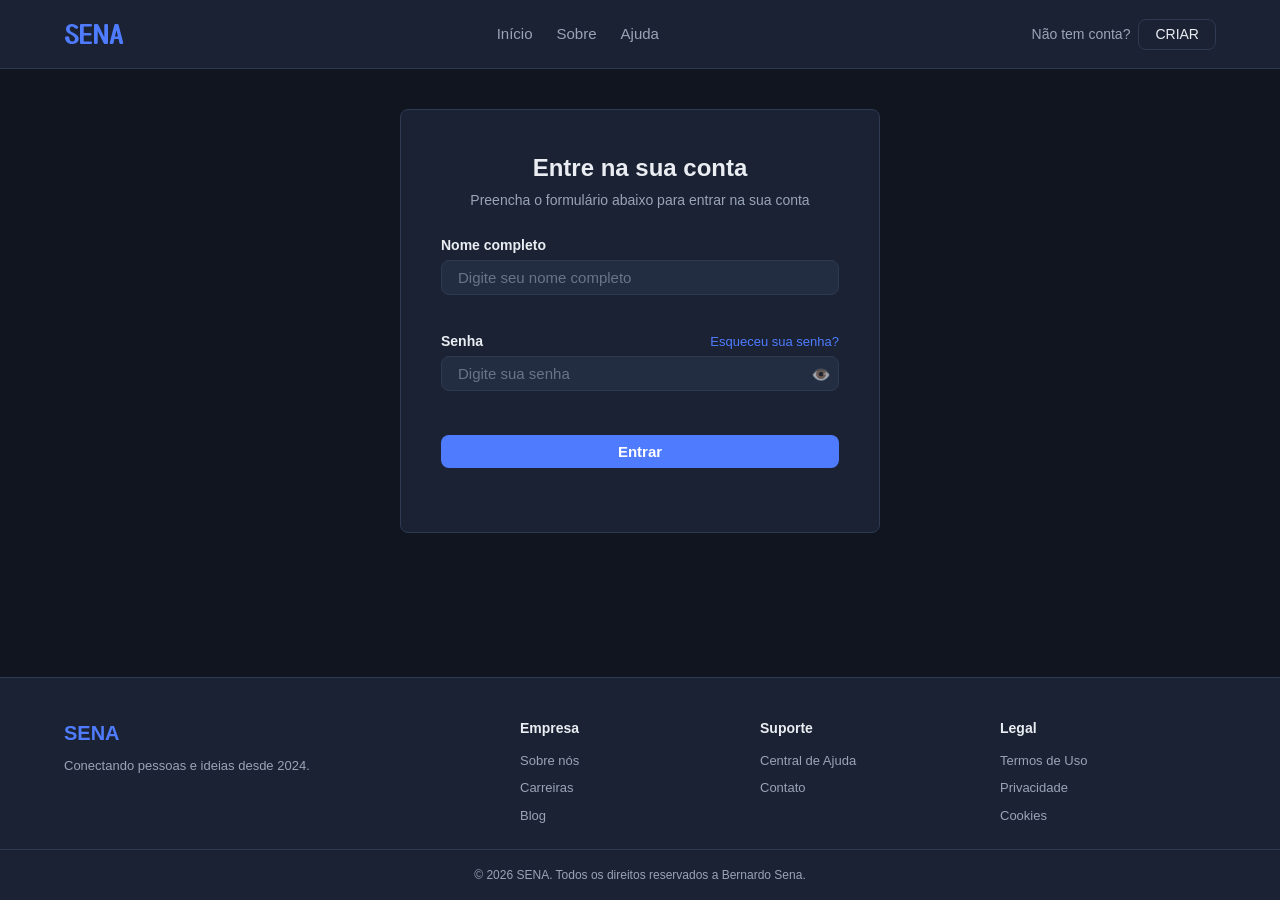
<file: login/login/index.html>
<!DOCTYPE html>
<html lang="pt-BR">
<head>
  <meta charset="UTF-8">
  <meta name="viewport" content="width=device-width, initial-scale=1.0">
  <title>Login | SENA</title>
  <link rel="preconnect" href="https://fonts.googleapis.com">
  <link rel="preconnect" href="https://fonts.gstatic.com" crossorigin>
  <link href="https://fonts.googleapis.com/css2?family=Yusei+Magic&display=swap" rel="stylesheet">
  <link rel="stylesheet" href="style.css">
</head>
<body>

  <!-- ========== CABEÇALHO ========== -->
  <header class="header">
    <div class="header__container">
      <a href="/" class="header__logo" aria-label="Página inicial">
        <span class="header__logo-icon">SENA</span>
      </a>

      <nav class="header__nav" aria-label="Navegação principal">
        <a href="#" class="header__nav-link">Início</a>
        <a href="#" class="header__nav-link">Sobre</a>
        <a href="#" class="header__nav-link">Ajuda</a>
      </nav>

      <div class="header__actions">
        <span class="header__text">Não tem conta?</span>
        <a href="#" class="header__login-btn">CRIAR</a>
      </div>
    </div>
  </header>

  <!-- ========== CONTEÚDO PRINCIPAL ========== -->
  <main class="main">
    <div class="register-card">

      <div class="register-card__intro">
        <h1 class="register-card__title">Entre na sua conta</h1>
        <p class="register-card__description">Preencha o formulário abaixo para entrar na sua conta</p>
      </div>

      <form id="loginForm" class="form" novalidate>

        <!-- Campo de nome -->
        <div class="form__group">
          <label for="username" class="form__label">Nome completo</label>
          <input
            type="text"
            id="username"
            name="username"
            class="form__input"
            placeholder="Digite seu nome completo"
            autocomplete="name"
            required
          >
          <span class="form__error" id="usernameError"></span>
        </div>

        <!-- Campo de senha -->
        <div class="form__group">
          <div class="form__label-row">
            <label for="password" class="form__label">Senha</label>
            <a href="#" class="register-card__link">Esqueceu sua senha?</a>
          </div>

          <div class="form__password-wrapper">
            <input
              type="password"
              id="password"
              name="password"
              class="form__input form__input--password"
              placeholder="Digite sua senha"
              autocomplete="current-password"
              required
            >
            <button type="button" class="form__toggle-password" id="togglePassword" aria-label="Mostrar senha">
              <span class="form__toggle-password-icon">👁️</span>
            </button>
          </div>
          <span class="form__error" id="passwordError"></span>
        </div>

        <button type="submit" class="form__submit" id="submitBtn">
          Entrar
        </button>

        <div class="form__feedback" id="formFeedback" role="status" aria-live="polite"></div>

      </form>
    </div>
  </main>

  <!-- ========== RODAPÉ ========== -->
  <footer class="footer">
    <div class="footer__container">

      <div class="footer__column">
        <h3 class="footer__heading">SENA</h3>
        <p class="footer__text">Conectando pessoas e ideias desde 2024.</p>
      </div>

      <div class="footer__column">
        <h4 class="footer__subheading">Empresa</h4>
        <a href="#" class="footer__link">Sobre nós</a>
        <a href="#" class="footer__link">Carreiras</a>
        <a href="#" class="footer__link">Blog</a>
      </div>

      <div class="footer__column">
        <h4 class="footer__subheading">Suporte</h4>
        <a href="#" class="footer__link">Central de Ajuda</a>
        <a href="#" class="footer__link">Contato</a>
      </div>

      <div class="footer__column">
        <h4 class="footer__subheading">Legal</h4>
        <a href="#" class="footer__link">Termos de Uso</a>
        <a href="#" class="footer__link">Privacidade</a>
        <a href="#" class="footer__link">Cookies</a>
      </div>

    </div>

    <div class="footer__bottom">
      <p>&copy; 2026 SENA. Todos os direitos reservados a Bernardo Sena.</p>
    </div>
  </footer>

  <script src="script.js"></script>
</body>
</html>
</file>
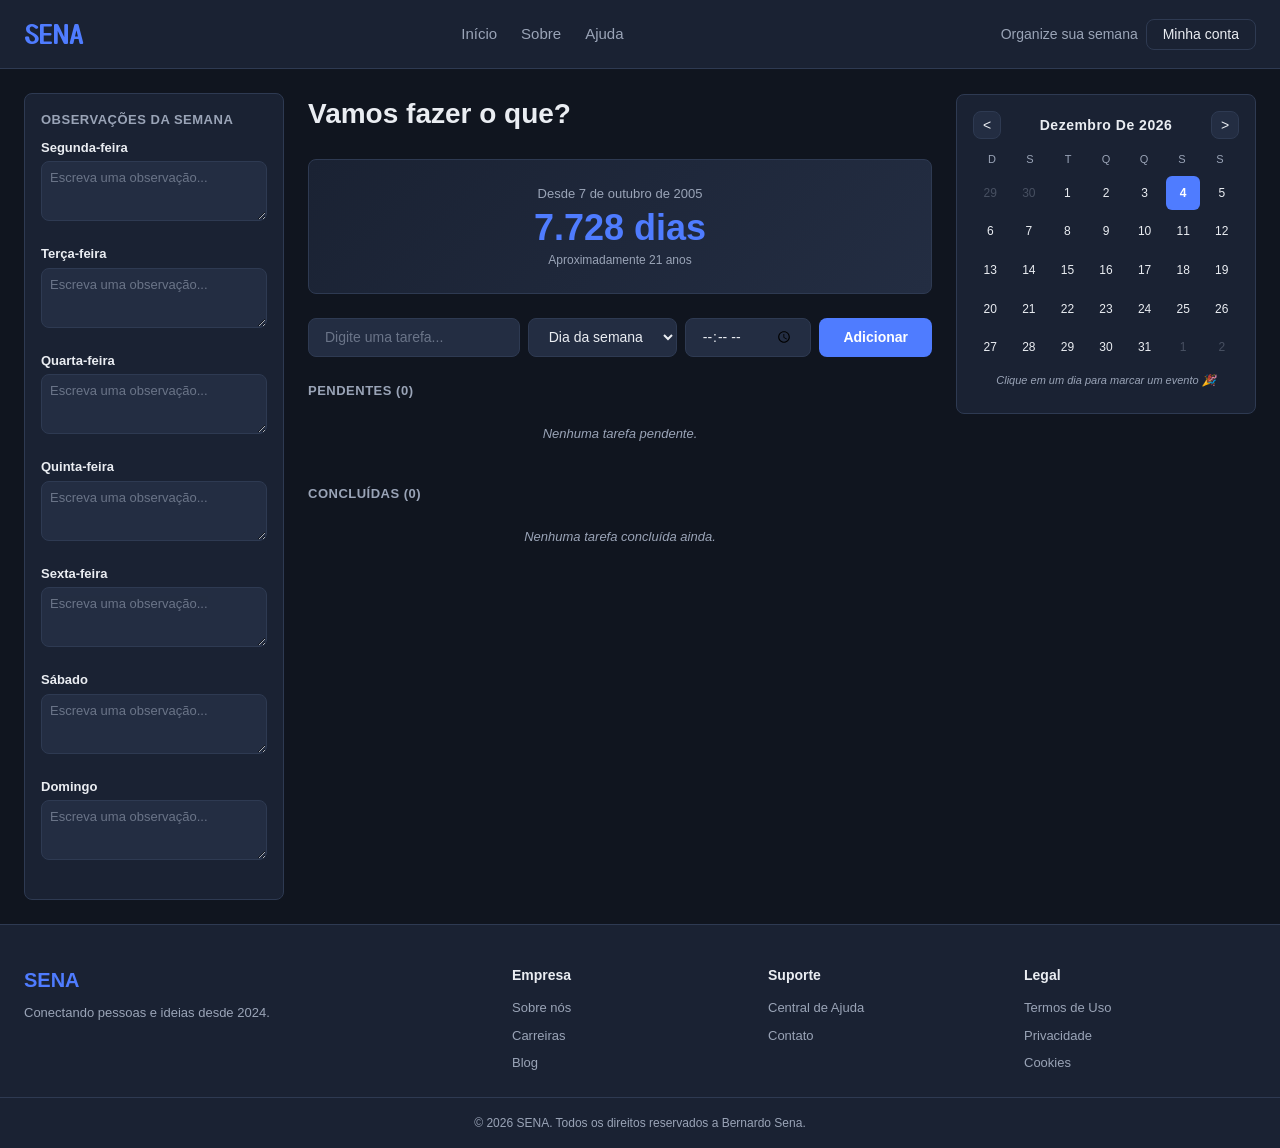
<file: login/tarefas/index.html>
<!DOCTYPE html>
<html lang="pt-BR">
<head>
<meta charset="UTF-8">
<meta name="viewport" content="width=device-width, initial-scale=1.0">
<title>Lista de Tarefas | SENA</title>
<link rel="preconnect" href="https://fonts.googleapis.com">
<link rel="preconnect" href="https://fonts.gstatic.com" crossorigin>
<link href="https://fonts.googleapis.com/css2?family=Yusei+Magic&display=swap" rel="stylesheet">
<link rel="stylesheet" href="style.css">
</head>
<body>

  <!-- ========== CABEÇALHO ========== -->
  <header class="header">
    <div class="header__container">
      <a href="/" class="header__logo" aria-label="Página inicial">
        <span class="header__logo-icon">SENA</span>
      </a>

      <nav class="header__nav" aria-label="Navegação principal">
        <a href="#" class="header__nav-link">Início</a>
        <a href="#" class="header__nav-link">Sobre</a>
        <a href="#" class="header__nav-link">Ajuda</a>
      </nav>

      <div class="header__actions">
        <span class="header__text">Organize sua semana</span>
        <a href="#" class="header__login-btn">Minha conta</a>
      </div>
    </div>
  </header>

<div class="layout">
    <div class="sidebar-observacoes">
        <p class="secao-titulo">Observações da semana</p>
        <div id="observacoesDias"></div>
    </div>

    <div class="container">
        <h1>Vamos fazer o que?</h1>

        <div class="contador-card">
            <p class="contador-titulo">Desde 7 de outubro de 2005</p>
            <p class="contador-principal"><span id="contadorDias">0</span> dias</p>
            <p class="contador-detalhe" id="contadorDetalhe"></p>
        </div>

        <div class="input-area">
            <input type="text" id="tarefa" placeholder="Digite uma tarefa..." maxlength="100">
            <select id="dia">
                <option value="">Dia da semana</option>
                <option value="Segunda-feira">Segunda-feira</option>
                <option value="Terça-feira">Terça-feira</option>
                <option value="Quarta-feira">Quarta-feira</option>
                <option value="Quinta-feira">Quinta-feira</option>
                <option value="Sexta-feira">Sexta-feira</option>
                <option value="Sábado">Sábado</option>
                <option value="Domingo">Domingo</option>
            </select>
            <input type="time" id="hora">
            <button id="btnAdicionar">Adicionar</button>
        </div>

        <p class="secao-titulo">Pendentes (<span id="contadorPendentes">0</span>)</p>
        <ul class="lista-itens" id="listaTarefas"></ul>
        <p class="vazio" id="mensagemVaziaPendentes">Nenhuma tarefa pendente.</p>

        <p class="secao-titulo">Concluídas (<span id="contadorConcluidas">0</span>)</p>
        <ul class="lista-itens" id="listaConcluidas"></ul>
        <p class="vazio" id="mensagemVaziaConcluidas">Nenhuma tarefa concluída ainda.</p>
    </div>

    <div class="calendario-lateral">
        <div class="calendario-cabecalho">
            <button id="btnMesAnterior" class="cal-nav" aria-label="Mês anterior">&lt;</button>
            <p class="secao-titulo cal-titulo-mes" id="calTituloMes"></p>
            <button id="btnMesSeguinte" class="cal-nav" aria-label="Próximo mês">&gt;</button>
        </div>
        <div class="cal-dias-semana" id="calDiasSemana"></div>
        <div class="cal-grade" id="calGrade"></div>

        <p class="cal-dica">Clique em um dia para marcar um evento 🎉</p>

        <!-- Popup de seleção de emoji para o dia clicado -->
        <div class="cal-popup oculto" id="calPopup">
            <p class="cal-popup__titulo" id="calPopupTitulo">Marcar dia</p>
            <div class="cal-popup__emojis" id="calPopupEmojis">
                <button type="button" class="cal-popup__emoji" data-emoji="🎂">🎂</button>
                <button type="button" class="cal-popup__emoji" data-emoji="🎉">🎉</button>
                <button type="button" class="cal-popup__emoji" data-emoji="❤️">❤️</button>
                <button type="button" class="cal-popup__emoji" data-emoji="✈️">✈️</button>
                <button type="button" class="cal-popup__emoji" data-emoji="📌">📌</button>
                <button type="button" class="cal-popup__emoji" data-emoji="⭐">⭐</button>
                <button type="button" class="cal-popup__emoji" data-emoji="🏥">🏥</button>
                <button type="button" class="cal-popup__emoji" data-emoji="🎓">🎓</button>
            </div>
            <button type="button" class="cal-popup__remover" id="calPopupRemover">Remover marcação</button>
            <button type="button" class="cal-popup__fechar" id="calPopupFechar" aria-label="Fechar">✕</button>
        </div>

        <div class="cal-legenda" id="calLegenda"></div>
    </div>
</div>

  <!-- ========== RODAPÉ ========== -->
  <footer class="footer">
    <div class="footer__container">

      <div class="footer__column">
        <h3 class="footer__heading">SENA</h3>
        <p class="footer__text">Conectando pessoas e ideias desde 2024.</p>
      </div>

      <div class="footer__column">
        <h4 class="footer__subheading">Empresa</h4>
        <a href="#" class="footer__link">Sobre nós</a>
        <a href="#" class="footer__link">Carreiras</a>
        <a href="#" class="footer__link">Blog</a>
      </div>

      <div class="footer__column">
        <h4 class="footer__subheading">Suporte</h4>
        <a href="#" class="footer__link">Central de Ajuda</a>
        <a href="#" class="footer__link">Contato</a>
      </div>

      <div class="footer__column">
        <h4 class="footer__subheading">Legal</h4>
        <a href="#" class="footer__link">Termos de Uso</a>
        <a href="#" class="footer__link">Privacidade</a>
        <a href="#" class="footer__link">Cookies</a>
      </div>

    </div>

    <div class="footer__bottom">
      <p>&copy; 2026 SENA. Todos os direitos reservados a Bernardo Sena.</p>
    </div>
  </footer>

<script src="script.js"></script>
</body>
</html>
</file>
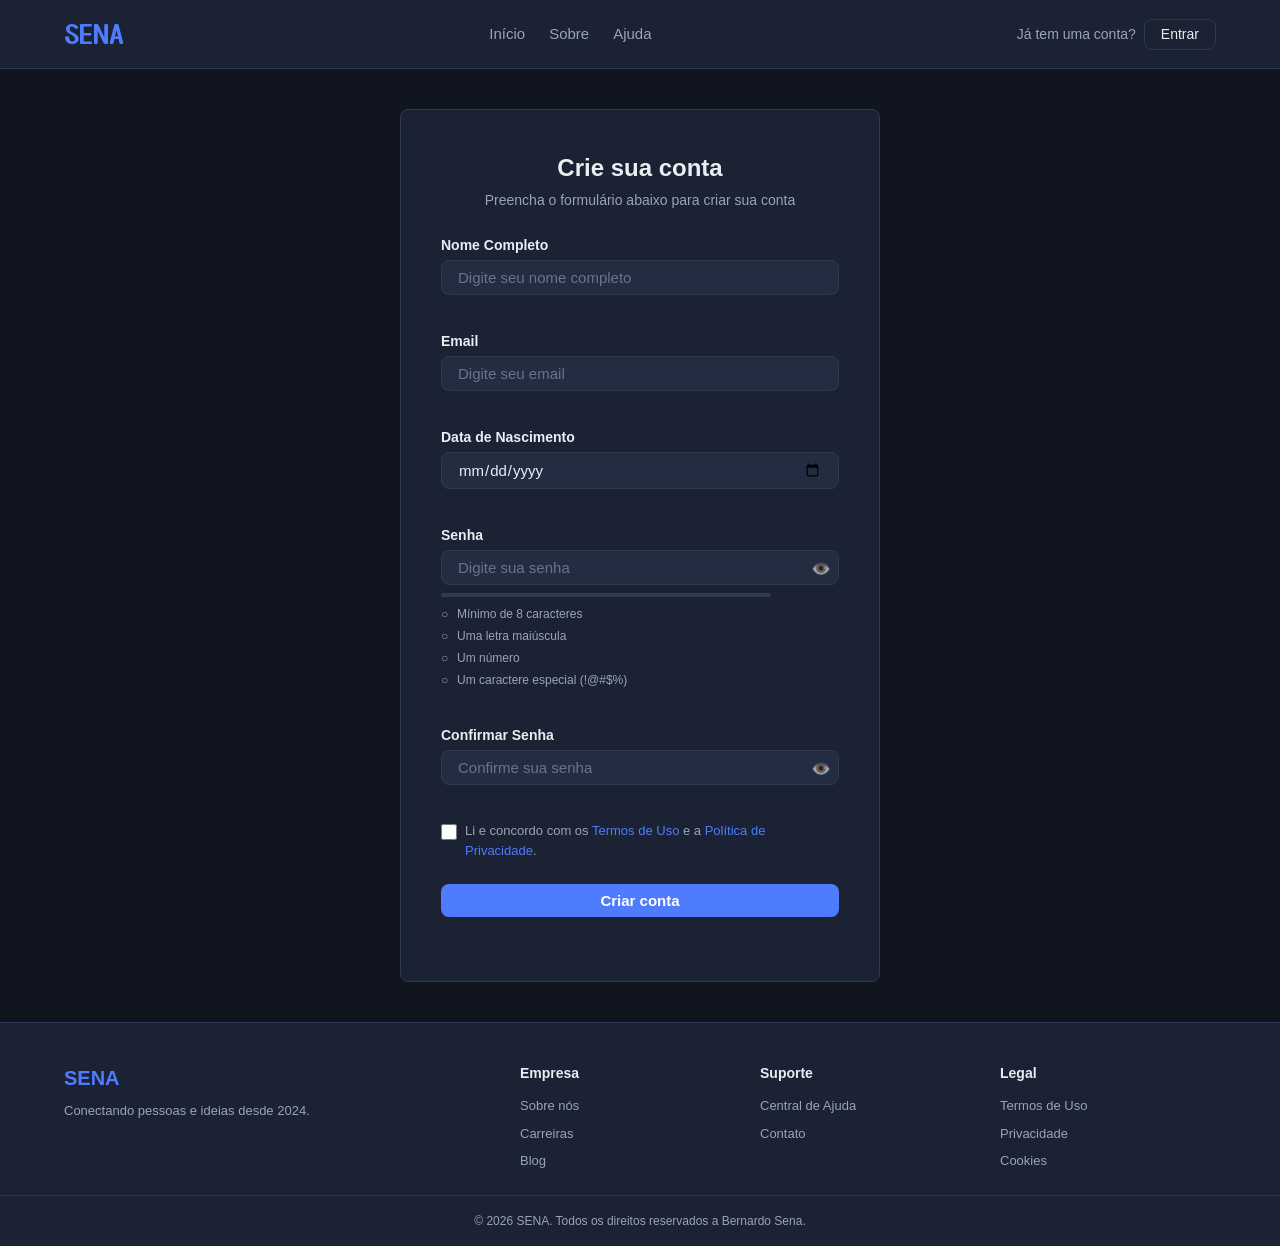
<file: login/registro/indexx.html>
<!DOCTYPE html>
<html lang="pt-BR">
<head>
  <meta charset="UTF-8">
  <meta name="viewport" content="width=device-width, initial-scale=1.0">
  <title>Criar Conta | SENA</title>
  <meta name="description" content="Crie sua conta e aproveite todos os recursos do nosso site.">
  <link rel="preconnect" href="https://fonts.googleapis.com">
  <link rel="preconnect" href="https://fonts.gstatic.com" crossorigin>
  <link href="https://fonts.googleapis.com/css2?family=Yusei+Magic&display=swap" rel="stylesheet">
  <link rel="stylesheet" href="style.css">
</head>
<body>

  <!-- CABEÇALHO -->
  <header class="header">
    <div class="header__container">
      <a href="/" class="header__logo" aria-label="Página inicial">
        <span class="header__logo-icon">SENA</span>
      </a>

      <nav class="header__nav" aria-label="Navegação principal">
        <a href="#" class="header__nav-link">Início</a>
        <a href="#" class="header__nav-link">Sobre</a>
        <a href="#" class="header__nav-link">Ajuda</a>
      </nav>

      <div class="header__actions">
        <span class="header__text">Já tem uma conta?</span>
        <a href="#" class="header__login-btn">Entrar</a>
      </div>
    </div>
  </header>

  <!-- Conteúdo principal -->
  <main class="main">
    <div class="register-card">

      <div class="register-card__intro">
        <h1 class="register-card__title">Crie sua conta</h1>
        <p class="register-card__description">Preencha o formulário abaixo para criar sua conta</p>
      </div>

      <form id="registerForm" class="form" novalidate>

        <!-- Campo de Nome -->
        <div class="form__group">
          <label for="username" class="form__label">Nome Completo</label>
          <input
            type="text"
            id="username"
            name="username"
            class="form__input"
            placeholder="Digite seu nome completo"
            autocomplete="name"
            required
          >
          <span class="form__error" id="usernameError"></span>
        </div>

        <!-- Campo de Email -->
        <div class="form__group">
          <label for="email" class="form__label">Email</label>
          <input
            type="email"
            id="email"
            name="email"
            class="form__input"
            placeholder="Digite seu email"
            autocomplete="email"
            required
          >
          <span class="form__error" id="emailError"></span>
        </div>

        <!-- Data de nascimento -->
        <div class="form__group">
          <label for="birthdate" class="form__label">Data de Nascimento</label>
          <input
            type="date"
            id="birthdate"
            name="birthdate"
            class="form__input"
            autocomplete="bday"
            required
          >
          <span class="form__error" id="birthdateError"></span>
        </div>

        <!-- Campo de Senha -->
        <div class="form__group">
          <label for="password" class="form__label">Senha</label>
          <div class="form__password-wrapper">
            <input
              type="password"
              id="password"
              name="password"
              class="form__input form__input--password"
              placeholder="Digite sua senha"
              autocomplete="new-password"
              required
            >
            <button type="button" class="form__toggle-password" id="togglePassword" aria-label="Mostrar senha">
              <span class="form__toggle-password-icon">👁️</span>
            </button>
          </div>

          <!-- Indicador de força da senha -->
          <div class="password-strength" id="passwordStrength">
            <div class="password-strength__bar">
              <div class="password-strength__fill" id="strengthFill"></div>
            </div>
            <span class="password-strength__label" id="strengthLabel"></span>
          </div>

          <ul class="password-rules" id="passwordRules">
            <li id="ruleLength" class="password-rules__item">Mínimo de 8 caracteres</li>
            <li id="ruleUpper" class="password-rules__item">Uma letra maiúscula</li>
            <li id="ruleNumber" class="password-rules__item">Um número</li>
            <li id="ruleSpecial" class="password-rules__item">Um caractere especial (!@#$%)</li>
          </ul>

          <span class="form__error" id="passwordError"></span>
        </div>

        <!-- Campo de Confirmação de Senha -->
        <div class="form__group">
          <label for="confirmPassword" class="form__label">Confirmar Senha</label>
          <div class="form__password-wrapper">
            <input
              type="password"
              id="confirmPassword"
              name="confirmPassword"
              class="form__input form__input--password"
              placeholder="Confirme sua senha"
              autocomplete="new-password"
              required
            >
            <button type="button" class="form__toggle-password" id="toggleConfirmPassword" aria-label="Mostrar senha">
              <span class="form__toggle-password-icon">👁️</span>
            </button>
          </div>
          <span class="form__error" id="confirmPasswordError"></span>
        </div>

        <!-- Termos -->
        <div class="form__group form__group--checkbox">
          <input type="checkbox" id="terms" name="terms" class="form__checkbox" required>
          <label for="terms" class="form__checkbox-label">
            Li e concordo com os <a href="#" class="form__link">Termos de Uso</a> e a
            <a href="#" class="form__link">Política de Privacidade</a>.
          </label>
          <span class="form__error" id="termsError"></span>
        </div>

        <button type="submit" class="form__submit" id="submitBtn">
          Criar conta
        </button>

        <div class="form__feedback" id="formFeedback" role="status" aria-live="polite"></div>

      </form>
    </div>
  </main>

  <!-- ========== RODAPÉ ========== -->
  <footer class="footer">
    <div class="footer__container">

      <div class="footer__column">
        <h3 class="footer__heading">SENA</h3>
        <p class="footer__text">Conectando pessoas e ideias desde 2024.</p>
      </div>

      <div class="footer__column">
        <h4 class="footer__subheading">Empresa</h4>
        <a href="#" class="footer__link">Sobre nós</a>
        <a href="#" class="footer__link">Carreiras</a>
        <a href="#" class="footer__link">Blog</a>
      </div>

      <div class="footer__column">
        <h4 class="footer__subheading">Suporte</h4>
        <a href="#" class="footer__link">Central de Ajuda</a>
        <a href="#" class="footer__link">Contato</a>
      </div>

      <div class="footer__column">
        <h4 class="footer__subheading">Legal</h4>
        <a href="#" class="footer__link">Termos de Uso</a>
        <a href="#" class="footer__link">Privacidade</a>
        <a href="#" class="footer__link">Cookies</a>
      </div>

    </div>

    <div class="footer__bottom">
      <p>&copy; 2026 SENA. Todos os direitos reservados a Bernardo Sena.</p>
    </div>
  </footer>

  <script src="script.js"></script>
</body>
</html>
</file>
<file: login/login/style.css>
/* ==========================================================================
   1. RESET E VARIÁVEIS GLOBAIS
   ========================================================================== */

* {
  margin: 0;
  padding: 0;
  box-sizing: border-box;
}

:root {
  --color-bg: #10151f;
  --color-surface: #1a2233;
  --color-surface-light: #232d42;
  --color-border: #2e3a52;

  --color-primary: #4f7cff;
  --color-primary-hover: #3d67e6;

  --color-text: #eaedf2;
  --color-text-muted: #9aa4b7;

  --color-error: #ff5c72;
  --color-success: #3ecf8e;
  --color-warning: #f5b942;

  /* Espaçamento consistente (evita valores "chutados") */
  --space-xs: 0.4rem;
  --space-sm: 0.8rem;
  --space-md: 1.6rem;
  --space-lg: 2.4rem;
  --space-xl: 4rem;

  --radius: 8px;
  --transition: 0.2s ease-in-out;

  --font-main: 'Segoe UI', Roboto, Arial, sans-serif;
  --font-logo: 'Yusei Magic', sans-serif;
}

html {
  font-size: 62.5%; /* 1rem = 10px, facilita as contas */
}

body {
  font-family: var(--font-main);
  background-color: var(--color-bg);
  color: var(--color-text);
  font-size: 1.6rem;
  line-height: 1.5;
  min-height: 100vh;
  display: flex;
  flex-direction: column;
}


/* ==========================================================================
   2. CABEÇALHO
   ========================================================================== */

.header {
  background-color: var(--color-surface);
  border-bottom: 1px solid var(--color-border);
  position: sticky;
  top: 0;
  z-index: 100;
}

.header__container {
  max-width: 1200px;
  margin: 0 auto;
  padding: var(--space-md) var(--space-lg);
  display: flex;
  align-items: center;
  justify-content: space-between;
  gap: var(--space-md);
}

.header__logo {
  text-decoration: none;
}

.header__logo-icon {
  font-size: 2.4rem;
  font-weight: 700;
  color: var(--color-primary);
  letter-spacing: 1px;
  font-family: var(--font-logo);
}

.header__nav {
  display: flex;
  gap: var(--space-lg);
}

.header__nav-link {
  color: var(--color-text-muted);
  text-decoration: none;
  font-size: 1.5rem;
  transition: color var(--transition);
}

.header__nav-link:hover {
  color: var(--color-text);
}

.header__actions {
  display: flex;
  align-items: center;
  gap: var(--space-sm);
}

.header__text {
  color: var(--color-text-muted);
  font-size: 1.4rem;
}

.header__login-btn {
  background-color: transparent;
  border: 1px solid var(--color-border);
  color: var(--color-text);
  padding: var(--space-xs) var(--space-md);
  border-radius: var(--radius);
  text-decoration: none;
  font-size: 1.4rem;
  transition: border-color var(--transition), background-color var(--transition);
}

.header__login-btn:hover {
  border-color: var(--color-primary);
  background-color: var(--color-surface-light);
}


/* ==========================================================================
   3. LAYOUT PRINCIPAL
   ========================================================================== */

.main {
  flex: 1; /* empurra o footer pra baixo mesmo em páginas curtas */
  display: flex;
  justify-content: center;
  padding: var(--space-xl) var(--space-md);
}

.register-card {
  background-color: var(--color-surface);
  border: 1px solid var(--color-border);
  border-radius: var(--radius);
  padding: var(--space-xl);
  width: 100%;
  max-width: 480px;
  height: fit-content;
}

.register-card__intro {
  text-align: center;
  margin-bottom: var(--space-lg);
}

.register-card__title {
  font-size: 2.4rem;
  font-weight: 700;
  margin-bottom: var(--space-xs);
}

.register-card__description {
  color: var(--color-text-muted);
  font-size: 1.4rem;
}

.register-card__link {
  color: var(--color-primary);
  font-size: 1.3rem;
  text-decoration: none;
  transition: color var(--transition);
}

.register-card__link:hover {
  color: var(--color-primary-hover);
  text-decoration: underline;
}


/* ==========================================================================
   4. FORMULÁRIO
   ========================================================================== */

.form__group {
  margin-bottom: var(--space-md);
  display: flex;
  flex-direction: column;
}

.form__label {
  font-size: 1.4rem;
  font-weight: 600;
  margin-bottom: var(--space-xs);
}

/* Linha que junta o label da senha com o link "Esqueceu sua senha?" */
.form__label-row {
  display: flex;
  align-items: center;
  justify-content: space-between;
  margin-bottom: var(--space-xs);
}

.form__label-row .form__label {
  margin-bottom: 0;
}

.form__input {
  padding: var(--space-sm) var(--space-md);
  border: 1px solid var(--color-border);
  border-radius: var(--radius);
  background-color: var(--color-surface-light);
  color: var(--color-text);
  font-size: 1.5rem;
  font-family: inherit;
  width: 100%;
  transition: border-color var(--transition), box-shadow var(--transition);
}

.form__input::placeholder {
  color: var(--color-text-muted);
  opacity: 0.6;
}

.form__input:focus {
  outline: none;
  border-color: var(--color-primary);
  box-shadow: 0 0 0 3px rgba(79, 124, 255, 0.2);
}

.form__input--error {
  border-color: var(--color-error);
}

.form__input--success {
  border-color: var(--color-success);
}

.form__error {
  font-size: 1.2rem;
  color: var(--color-error);
  margin-top: var(--space-xs);
  min-height: 1.6rem; /* evita "pulo" de layout quando o erro aparece/some */
  display: block;
}

/* Wrapper da senha com botão de mostrar/ocultar */
.form__password-wrapper {
  position: relative;
  display: flex;
}

.form__password-wrapper .form__input {
  padding-right: 4rem;
}

.form__toggle-password {
  position: absolute;
  right: var(--space-sm);
  top: 50%;
  transform: translateY(-50%);
  background: none;
  border: none;
  cursor: pointer;
  font-size: 1.6rem;
  opacity: 0.6;
  transition: opacity var(--transition);
}

.form__toggle-password:hover {
  opacity: 1;
}

.form__submit {
  background-color: var(--color-primary);
  color: #fff;
  border: none;
  border-radius: var(--radius);
  padding: var(--space-sm) var(--space-md);
  font-size: 1.5rem;
  font-weight: 600;
  cursor: pointer;
  width: 100%;
  margin-top: var(--space-sm);
  transition: background-color var(--transition), transform var(--transition);
}

.form__submit:hover {
  background-color: var(--color-primary-hover);
}

.form__submit:active {
  transform: scale(0.98);
}

.form__submit:disabled {
  opacity: 0.5;
  cursor: not-allowed;
}

.form__feedback {
  text-align: center;
  font-size: 1.3rem;
  margin-top: var(--space-sm);
  min-height: 1.6rem;
}

.form__feedback--success {
  color: var(--color-success);
}

.form__feedback--error {
  color: var(--color-error);
}


/* ==========================================================================
   5. RODAPÉ
   ========================================================================== */

.footer {
  background-color: var(--color-surface);
  border-top: 1px solid var(--color-border);
  margin-top: auto;
}

.footer__container {
  max-width: 1200px;
  margin: 0 auto;
  padding: var(--space-xl) var(--space-lg) var(--space-lg);
  display: grid;
  grid-template-columns: 2fr 1fr 1fr 1fr;
  gap: var(--space-lg);
}

.footer__column {
  display: flex;
  flex-direction: column;
  gap: var(--space-sm);
}

.footer__heading {
  font-size: 2rem;
  color: var(--color-primary);
}

.footer__subheading {
  font-size: 1.4rem;
  color: var(--color-text);
  margin-bottom: var(--space-xs);
}

.footer__text {
  font-size: 1.3rem;
  color: var(--color-text-muted);
}

.footer__link {
  font-size: 1.3rem;
  color: var(--color-text-muted);
  text-decoration: none;
  transition: color var(--transition);
}

.footer__link:hover {
  color: var(--color-text);
}

.footer__bottom {
  text-align: center;
  padding: var(--space-md);
  border-top: 1px solid var(--color-border);
  font-size: 1.2rem;
  color: var(--color-text-muted);
}


/* ==========================================================================
   6. RESPONSIVIDADE
   ========================================================================== */

@media (max-width: 768px) {
  .header__nav {
    display: none; /* em telas pequenas, esconde o menu (ideal seria um hamburger) */
  }

  .register-card {
    padding: var(--space-lg);
  }

  .footer__container {
    grid-template-columns: 1fr 1fr;
  }
}

@media (max-width: 480px) {
  .footer__container {
    grid-template-columns: 1fr;
  }

  .register-card__title {
    font-size: 2rem;
  }
}
</file>
<file: login/tarefas/style.css>
* {
  margin: 0;
  padding: 0;
  box-sizing: border-box;
}

:root {
  --color-bg: #10151f;
  --color-surface: #1a2233;
  --color-surface-light: #232d42;
  --color-border: #2e3a52;

  --color-primary: #4f7cff;
  --color-primary-hover: #3d67e6;

  --color-text: #eaedf2;
  --color-text-muted: #9aa4b7;

  --color-error: #ff5c72;
  --color-success: #3ecf8e;
  --color-warning: #f5b942;

  --space-xs: 0.4rem;
  --space-sm: 0.8rem;
  --space-md: 1.6rem;
  --space-lg: 2.4rem;
  --space-xl: 4rem;

  --radius: 8px;
  --transition: 0.2s ease-in-out;

  --font-main: 'Segoe UI', Roboto, Arial, sans-serif;
  --font-logo: 'Yusei Magic', sans-serif;
}

html {
  font-size: 62.5%;
}

body {
  font-family: var(--font-main);
  background-color: var(--color-bg);
  color: var(--color-text);
  font-size: 1.6rem;
  line-height: 1.5;
  min-height: 100vh;
  display: flex;
  flex-direction: column;
}


/* ==========================================================================
   CABEÇALHO (padrão do site)
   ========================================================================== */

.header {
  background-color: var(--color-surface);
  border-bottom: 1px solid var(--color-border);
  position: sticky;
  top: 0;
  z-index: 100;
}

.header__container {
  max-width: 1400px;
  margin: 0 auto;
  padding: var(--space-md) var(--space-lg);
  display: flex;
  align-items: center;
  justify-content: space-between;
  gap: var(--space-md);
}

.header__logo {
  text-decoration: none;
}

.header__logo-icon {
  font-size: 2.4rem;
  font-weight: 700;
  color: var(--color-primary);
  letter-spacing: 1px;
  font-family: var(--font-logo);
}

.header__nav {
  display: flex;
  gap: var(--space-lg);
}

.header__nav-link {
  color: var(--color-text-muted);
  text-decoration: none;
  font-size: 1.5rem;
  transition: color var(--transition);
}

.header__nav-link:hover {
  color: var(--color-text);
}

.header__actions {
  display: flex;
  align-items: center;
  gap: var(--space-sm);
}

.header__text {
  color: var(--color-text-muted);
  font-size: 1.4rem;
}

.header__login-btn {
  background-color: transparent;
  border: 1px solid var(--color-border);
  color: var(--color-text);
  padding: var(--space-xs) var(--space-md);
  border-radius: var(--radius);
  text-decoration: none;
  font-size: 1.4rem;
  transition: border-color var(--transition), background-color var(--transition);
}

.header__login-btn:hover {
  border-color: var(--color-primary);
  background-color: var(--color-surface-light);
}


/* ==========================================================================
   LAYOUT GERAL (3 colunas)
   ========================================================================== */

.layout {
  display: grid;
  grid-template-columns: 260px 1fr 300px;
  gap: var(--space-lg);
  max-width: 1400px;
  margin: 0 auto;
  padding: var(--space-lg);
  align-items: start;
  flex: 1;
  width: 100%;
}

.secao-titulo {
  font-size: 1.3rem;
  font-weight: 600;
  text-transform: uppercase;
  letter-spacing: 0.5px;
  color: var(--color-text-muted);
  margin: var(--space-lg) 0 var(--space-sm);
}


/* ==========================================================================
   SIDEBAR DE OBSERVAÇÕES
   ========================================================================== */

.sidebar-observacoes {
  background-color: var(--color-surface);
  border: 1px solid var(--color-border);
  border-radius: var(--radius);
  padding: var(--space-md);
  position: sticky;
  top: calc(var(--space-lg) + 7rem);
}

.sidebar-observacoes .secao-titulo {
  margin-top: 0;
}

.observacao-dia {
  margin-bottom: var(--space-md);
}

.observacao-dia__label {
  font-size: 1.3rem;
  font-weight: 600;
  color: var(--color-text);
  margin-bottom: var(--space-xs);
  display: block;
}

.observacao-dia__texto {
  width: 100%;
  min-height: 6rem;
  resize: vertical;
  background-color: var(--color-surface-light);
  border: 1px solid var(--color-border);
  border-radius: var(--radius);
  color: var(--color-text);
  font-family: inherit;
  font-size: 1.3rem;
  padding: var(--space-sm);
  transition: border-color var(--transition);
}

.observacao-dia__texto::placeholder {
  color: var(--color-text-muted);
  opacity: 0.6;
}

.observacao-dia__texto:focus {
  outline: none;
  border-color: var(--color-primary);
}


/* ==========================================================================
   CONTAINER CENTRAL
   ========================================================================== */

.container h1 {
  font-size: 2.8rem;
  font-weight: 700;
  margin-bottom: var(--space-lg);
}

.contador-card {
  background: linear-gradient(135deg, var(--color-surface), var(--color-surface-light));
  border: 1px solid var(--color-border);
  border-radius: var(--radius);
  padding: var(--space-lg);
  margin-bottom: var(--space-lg);
  text-align: center;
}

.contador-titulo {
  font-size: 1.3rem;
  color: var(--color-text-muted);
  margin-bottom: var(--space-xs);
}

.contador-principal {
  font-size: 3.6rem;
  font-weight: 700;
  color: var(--color-primary);
  line-height: 1.1;
}

.contador-detalhe {
  font-size: 1.2rem;
  color: var(--color-text-muted);
  margin-top: var(--space-xs);
}

.input-area {
  display: flex;
  gap: var(--space-sm);
  margin-bottom: var(--space-lg);
  flex-wrap: wrap;
}

.input-area input[type="text"] {
  flex: 1;
  min-width: 200px;
}

.input-area input,
.input-area select {
  background-color: var(--color-surface-light);
  border: 1px solid var(--color-border);
  border-radius: var(--radius);
  color: var(--color-text);
  padding: var(--space-sm) var(--space-md);
  font-size: 1.4rem;
  font-family: inherit;
}

.input-area input:focus,
.input-area select:focus {
  outline: none;
  border-color: var(--color-primary);
}

.input-area input::placeholder {
  color: var(--color-text-muted);
  opacity: 0.6;
}

.input-area button {
  background-color: var(--color-primary);
  color: #fff;
  border: none;
  border-radius: var(--radius);
  padding: var(--space-sm) var(--space-lg);
  font-size: 1.4rem;
  font-weight: 600;
  cursor: pointer;
  transition: background-color var(--transition);
}

.input-area button:hover {
  background-color: var(--color-primary-hover);
}

.lista-itens {
  list-style: none;
  display: flex;
  flex-direction: column;
  gap: var(--space-sm);
}

.tarefa-item {
  background-color: var(--color-surface);
  border: 1px solid var(--color-border);
  border-radius: var(--radius);
  padding: var(--space-md);
  display: flex;
  align-items: center;
  gap: var(--space-md);
  transition: border-color var(--transition);
}

.tarefa-item:hover {
  border-color: var(--color-primary);
}

.tarefa-item__check {
  width: 1.8rem;
  height: 1.8rem;
  accent-color: var(--color-success);
  cursor: pointer;
  flex-shrink: 0;
}

.tarefa-item__conteudo {
  flex: 1;
}

.tarefa-item__texto {
  font-size: 1.4rem;
  margin-bottom: var(--space-xs);
}

.tarefa-item__meta {
  font-size: 1.2rem;
  color: var(--color-text-muted);
  display: flex;
  gap: var(--space-sm);
}

.tarefa-item__remover {
  background: none;
  border: none;
  color: var(--color-error);
  font-size: 1.6rem;
  cursor: pointer;
  opacity: 0.7;
  transition: opacity var(--transition);
  flex-shrink: 0;
}

.tarefa-item__remover:hover {
  opacity: 1;
}

.tarefa-item--concluida .tarefa-item__texto {
  text-decoration: line-through;
  color: var(--color-text-muted);
}

.vazio {
  font-size: 1.3rem;
  color: var(--color-text-muted);
  text-align: center;
  padding: var(--space-md);
  font-style: italic;
}

.oculto {
  display: none;
}


/* ==========================================================================
   CALENDÁRIO LATERAL
   ========================================================================== */

.calendario-lateral {
  background-color: var(--color-surface);
  border: 1px solid var(--color-border);
  border-radius: var(--radius);
  padding: var(--space-md);
  position: sticky;
  top: calc(var(--space-lg) + 7rem);
}

.calendario-cabecalho {
  display: flex;
  align-items: center;
  justify-content: space-between;
  margin-bottom: var(--space-sm);
}

.cal-titulo-mes {
  margin: 0;
  text-transform: capitalize;
  font-size: 1.4rem;
  color: var(--color-text);
}

.cal-nav {
  background-color: var(--color-surface-light);
  border: 1px solid var(--color-border);
  border-radius: var(--radius);
  color: var(--color-text);
  width: 2.8rem;
  height: 2.8rem;
  cursor: pointer;
  font-size: 1.4rem;
  transition: border-color var(--transition), background-color var(--transition);
}

.cal-nav:hover {
  border-color: var(--color-primary);
  background-color: var(--color-bg);
}

.cal-dias-semana {
  display: grid;
  grid-template-columns: repeat(7, 1fr);
  margin-bottom: var(--space-xs);
}

.cal-dias-semana span {
  text-align: center;
  font-size: 1.1rem;
  color: var(--color-text-muted);
  padding: var(--space-xs) 0;
}

.cal-grade {
  display: grid;
  grid-template-columns: repeat(7, 1fr);
  gap: 4px;
}

.cal-dia {
  aspect-ratio: 1;
  display: flex;
  align-items: center;
  justify-content: center;
  font-size: 1.2rem;
  border-radius: 6px;
  color: var(--color-text);
  position: relative;
  cursor: pointer;
  transition: background-color var(--transition);
}

.cal-dia:not(.cal-dia--outro-mes):hover {
  background-color: var(--color-surface-light);
}

.cal-dia--outro-mes {
  color: var(--color-text-muted);
  opacity: 0.35;
  cursor: default;
}

.cal-dia--hoje {
  background-color: var(--color-primary);
  color: #fff;
  font-weight: 700;
}

.cal-dia--evento::after {
  content: attr(data-emoji);
  position: absolute;
  bottom: -2px;
  right: -2px;
  font-size: 1rem;
  line-height: 1;
}

.cal-dica {
  font-size: 1.1rem;
  color: var(--color-text-muted);
  text-align: center;
  margin-top: var(--space-sm);
  font-style: italic;
}

/* Popup de escolha de emoji */
.cal-popup {
  position: relative;
  background-color: var(--color-surface-light);
  border: 1px solid var(--color-border);
  border-radius: var(--radius);
  padding: var(--space-md);
  margin-top: var(--space-sm);
}

.cal-popup__titulo {
  font-size: 1.3rem;
  font-weight: 600;
  margin-bottom: var(--space-sm);
  padding-right: var(--space-lg);
}

.cal-popup__emojis {
  display: grid;
  grid-template-columns: repeat(4, 1fr);
  gap: var(--space-xs);
  margin-bottom: var(--space-sm);
}

.cal-popup__emoji {
  background-color: var(--color-bg);
  border: 1px solid var(--color-border);
  border-radius: var(--radius);
  font-size: 1.6rem;
  padding: var(--space-xs);
  cursor: pointer;
  transition: border-color var(--transition), transform var(--transition);
}

.cal-popup__emoji:hover {
  border-color: var(--color-primary);
  transform: scale(1.1);
}

.cal-popup__remover {
  width: 100%;
  background: none;
  border: 1px solid var(--color-error);
  color: var(--color-error);
  border-radius: var(--radius);
  padding: var(--space-xs);
  font-size: 1.2rem;
  cursor: pointer;
  transition: background-color var(--transition);
}

.cal-popup__remover:hover {
  background-color: rgba(255, 92, 114, 0.1);
}

.cal-popup__fechar {
  position: absolute;
  top: var(--space-sm);
  right: var(--space-sm);
  background: none;
  border: none;
  color: var(--color-text-muted);
  font-size: 1.4rem;
  cursor: pointer;
}

.cal-popup__fechar:hover {
  color: var(--color-text);
}

/* Legenda dos eventos marcados no mês */
.cal-legenda {
  display: flex;
  flex-direction: column;
  gap: var(--space-xs);
  margin-top: var(--space-sm);
}

.cal-legenda__item {
  display: flex;
  align-items: center;
  gap: var(--space-xs);
  font-size: 1.2rem;
  color: var(--color-text-muted);
}

.cal-legenda__emoji {
  font-size: 1.4rem;
}


/* ==========================================================================
   RODAPÉ (padrão do site)
   ========================================================================== */

.footer {
  background-color: var(--color-surface);
  border-top: 1px solid var(--color-border);
  margin-top: auto;
}

.footer__container {
  max-width: 1400px;
  margin: 0 auto;
  padding: var(--space-xl) var(--space-lg) var(--space-lg);
  display: grid;
  grid-template-columns: 2fr 1fr 1fr 1fr;
  gap: var(--space-lg);
}

.footer__column {
  display: flex;
  flex-direction: column;
  gap: var(--space-sm);
}

.footer__heading {
  font-size: 2rem;
  color: var(--color-primary);
}

.footer__subheading {
  font-size: 1.4rem;
  color: var(--color-text);
  margin-bottom: var(--space-xs);
}

.footer__text {
  font-size: 1.3rem;
  color: var(--color-text-muted);
}

.footer__link {
  font-size: 1.3rem;
  color: var(--color-text-muted);
  text-decoration: none;
  transition: color var(--transition);
}

.footer__link:hover {
  color: var(--color-text);
}

.footer__bottom {
  text-align: center;
  padding: var(--space-md);
  border-top: 1px solid var(--color-border);
  font-size: 1.2rem;
  color: var(--color-text-muted);
}


/* ==========================================================================
   RESPONSIVIDADE
   ========================================================================== */

@media (max-width: 1100px) {
  .layout {
    grid-template-columns: 1fr;
  }

  .sidebar-observacoes,
  .calendario-lateral {
    position: static;
  }

  .header__nav {
    display: none;
  }
}

@media (max-width: 600px) {
  .input-area {
    flex-direction: column;
  }

  .input-area input,
  .input-area select,
  .input-area button {
    width: 100%;
  }

  .footer__container {
    grid-template-columns: 1fr 1fr;
  }
}
</file>
<file: login/registro/style.css>
/* ==========================================================================
   1. RESET E VARIÁVEIS GLOBAIS
   ========================================================================== */

* {
  margin: 0;
  padding: 0;
  box-sizing: border-box;
}

:root {
  --color-bg: #10151f;
  --color-surface: #1a2233;
  --color-surface-light: #232d42;
  --color-border: #2e3a52;

  --color-primary: #4f7cff;
  --color-primary-hover: #3d67e6;

  --color-text: #eaedf2;
  --color-text-muted: #9aa4b7;

  --color-error: #ff5c72;
  --color-success: #3ecf8e;
  --color-warning: #f5b942;

  /* Espaçamento consistente (evita valores "chutados") */
  --space-xs: 0.4rem;
  --space-sm: 0.8rem;
  --space-md: 1.6rem;
  --space-lg: 2.4rem;
  --space-xl: 4rem;

  --radius: 8px;
  --transition: 0.2s ease-in-out;

  --font-main: 'Segoe UI', Roboto, Arial, sans-serif;
  --font-logo: 'Yusei Magic', sans-serif;
}

html {
  font-size: 62.5%; /* 1rem = 10px, facilita as contas */
}

body {
  font-family: var(--font-main);
  background-color: var(--color-bg);
  color: var(--color-text);
  font-size: 1.6rem;
  line-height: 1.5;
  min-height: 100vh;
  display: flex;
  flex-direction: column;
}


/* ==========================================================================
   2. CABEÇALHO
   ========================================================================== */

.header {
  background-color: var(--color-surface);
  border-bottom: 1px solid var(--color-border);
  position: sticky;
  top: 0;
  z-index: 100;
}

.header__container {
  max-width: 1200px;
  margin: 0 auto;
  padding: var(--space-md) var(--space-lg);
  display: flex;
  align-items: center;
  justify-content: space-between;
  gap: var(--space-md);
}

.header__logo {
  text-decoration: none;
}

.header__logo-icon {
  font-size: 2.4rem;
  font-weight: 700;
  color: var(--color-primary);
  letter-spacing: 1px;
  font-family: var(--font-logo);
}

.header__nav {
  display: flex;
  gap: var(--space-lg);
}

.header__nav-link {
  color: var(--color-text-muted);
  text-decoration: none;
  font-size: 1.5rem;
  transition: color var(--transition);
}

.header__nav-link:hover {
  color: var(--color-text);
}

.header__actions {
  display: flex;
  align-items: center;
  gap: var(--space-sm);
}

.header__text {
  color: var(--color-text-muted);
  font-size: 1.4rem;
}

.header__login-btn {
  background-color: transparent;
  border: 1px solid var(--color-border);
  color: var(--color-text);
  padding: var(--space-xs) var(--space-md);
  border-radius: var(--radius);
  text-decoration: none;
  font-size: 1.4rem;
  transition: border-color var(--transition), background-color var(--transition);
}

.header__login-btn:hover {
  border-color: var(--color-primary);
  background-color: var(--color-surface-light);
}


/* ==========================================================================
   3. LAYOUT PRINCIPAL
   ========================================================================== */

.main {
  flex: 1; /* empurra o footer pra baixo mesmo em páginas curtas */
  display: flex;
  justify-content: center;
  padding: var(--space-xl) var(--space-md);
}

.register-card {
  background-color: var(--color-surface);
  border: 1px solid var(--color-border);
  border-radius: var(--radius);
  padding: var(--space-xl);
  width: 100%;
  max-width: 480px;
  height: fit-content;
}

.register-card__intro {
  text-align: center;
  margin-bottom: var(--space-lg);
}

.register-card__title {
  font-size: 2.4rem;
  font-weight: 700;
  margin-bottom: var(--space-xs);
}

.register-card__description {
  color: var(--color-text-muted);
  font-size: 1.4rem;
}


/* ==========================================================================
   4. FORMULÁRIO
   ========================================================================== */

.form__group {
  margin-bottom: var(--space-md);
  display: flex;
  flex-direction: column;
}

.form__label {
  font-size: 1.4rem;
  font-weight: 600;
  margin-bottom: var(--space-xs);
}

.form__input {
  padding: var(--space-sm) var(--space-md);
  border: 1px solid var(--color-border);
  border-radius: var(--radius);
  background-color: var(--color-surface-light);
  color: var(--color-text);
  font-size: 1.5rem;
  font-family: inherit;
  width: 100%;
  transition: border-color var(--transition), box-shadow var(--transition);
}

.form__input::placeholder {
  color: var(--color-text-muted);
  opacity: 0.6;
}

.form__input:focus {
  outline: none;
  border-color: var(--color-primary);
  box-shadow: 0 0 0 3px rgba(79, 124, 255, 0.2);
}

.form__input--error {
  border-color: var(--color-error);
}

.form__input--success {
  border-color: var(--color-success);
}

.form__error,
.form__error-message {
  font-size: 1.2rem;
  color: var(--color-error);
  margin-top: var(--space-xs);
  min-height: 1.6rem; /* evita "pulo" de layout quando o erro aparece/some */
  display: block;
}

.form__success-message {
  font-size: 1.2rem;
  color: var(--color-success);
  display: block;
}

/* Wrapper da senha com botão de mostrar/ocultar */
.form__password-wrapper {
  position: relative;
  display: flex;
}

.form__password-wrapper .form__input {
  padding-right: 4rem;
}

.form__toggle-password {
  position: absolute;
  right: var(--space-sm);
  top: 50%;
  transform: translateY(-50%);
  background: none;
  border: none;
  cursor: pointer;
  font-size: 1.6rem;
  opacity: 0.6;
  transition: opacity var(--transition);
}

.form__toggle-password:hover {
  opacity: 1;
}

/* Indicador de força de senha */
.password-strength {
  margin-top: var(--space-sm);
  display: flex;
  align-items: center;
  gap: var(--space-sm);
}

.password-strength__bar {
  flex: 1;
  height: 4px;
  background-color: var(--color-border);
  border-radius: 2px;
  overflow: hidden;
}

.password-strength__fill {
  height: 100%;
  width: 0%;
  border-radius: 2px;
  transition: width var(--transition), background-color var(--transition);
}

.password-strength__label {
  font-size: 1.2rem;
  color: var(--color-text-muted);
  white-space: nowrap;
  min-width: 6rem;
}

/* Checklist de regras da senha */
.password-rules {
  list-style: none;
  margin-top: var(--space-sm);
  display: flex;
  flex-direction: column;
  gap: var(--space-xs);
}

.password-rules__item {
  font-size: 1.2rem;
  color: var(--color-text-muted);
  padding-left: var(--space-md);
  position: relative;
}

.password-rules__item::before {
  content: "○";
  position: absolute;
  left: 0;
  color: var(--color-text-muted);
}

.password-rules__item--valid {
  color: var(--color-success);
}

.password-rules__item--valid::before {
  content: "✓";
  color: var(--color-success);
}

/* Checkbox de termos */
.form__group--checkbox {
  flex-direction: row;
  align-items: flex-start;
  gap: var(--space-sm);
}

.form__checkbox {
  margin-top: 3px;
  width: 1.6rem;
  height: 1.6rem;
  accent-color: var(--color-primary);
  flex-shrink: 0;
  cursor: pointer;
}

.form__checkbox-label {
  font-size: 1.3rem;
  color: var(--color-text-muted);
}

.form__link {
  color: var(--color-primary);
  text-decoration: none;
}

.form__link:hover {
  text-decoration: underline;
}

/* Botão de submit */
.form__submit {
  background-color: var(--color-primary);
  color: #fff;
  border: none;
  border-radius: var(--radius);
  padding: var(--space-sm) var(--space-md);
  font-size: 1.5rem;
  font-weight: 600;
  cursor: pointer;
  width: 100%;
  margin-top: var(--space-sm);
  transition: background-color var(--transition), transform var(--transition);
}

.form__submit:hover {
  background-color: var(--color-primary-hover);
}

.form__submit:active {
  transform: scale(0.98);
}

.form__submit:disabled {
  opacity: 0.5;
  cursor: not-allowed;
}

.form__feedback {
  text-align: center;
  font-size: 1.3rem;
  margin-top: var(--space-sm);
  min-height: 1.6rem;
}

.form__feedback--success {
  color: var(--color-success);
}

.form__feedback--error {
  color: var(--color-error);
}


/* ==========================================================================
   5. RODAPÉ
   ========================================================================== */

.footer {
  background-color: var(--color-surface);
  border-top: 1px solid var(--color-border);
  margin-top: auto;
}

.footer__container {
  max-width: 1200px;
  margin: 0 auto;
  padding: var(--space-xl) var(--space-lg) var(--space-lg);
  display: grid;
  grid-template-columns: 2fr 1fr 1fr 1fr;
  gap: var(--space-lg);
}

.footer__column {
  display: flex;
  flex-direction: column;
  gap: var(--space-sm);
}

.footer__heading {
  font-size: 2rem;
  color: var(--color-primary);
}

.footer__subheading {
  font-size: 1.4rem;
  color: var(--color-text);
  margin-bottom: var(--space-xs);
}

.footer__text {
  font-size: 1.3rem;
  color: var(--color-text-muted);
}

.footer__link {
  font-size: 1.3rem;
  color: var(--color-text-muted);
  text-decoration: none;
  transition: color var(--transition);
}

.footer__link:hover {
  color: var(--color-text);
}

.footer__bottom {
  text-align: center;
  padding: var(--space-md);
  border-top: 1px solid var(--color-border);
  font-size: 1.2rem;
  color: var(--color-text-muted);
}


/* ==========================================================================
   6. RESPONSIVIDADE
   ========================================================================== */

@media (max-width: 768px) {
  .header__nav {
    display: none;
  }

  .register-card {
    padding: var(--space-lg);
  }

  .footer__container {
    grid-template-columns: 1fr 1fr;
  }
}

@media (max-width: 480px) {
  .footer__container {
    grid-template-columns: 1fr;
  }

  .register-card__title {
    font-size: 2rem;
  }
}
</file>
